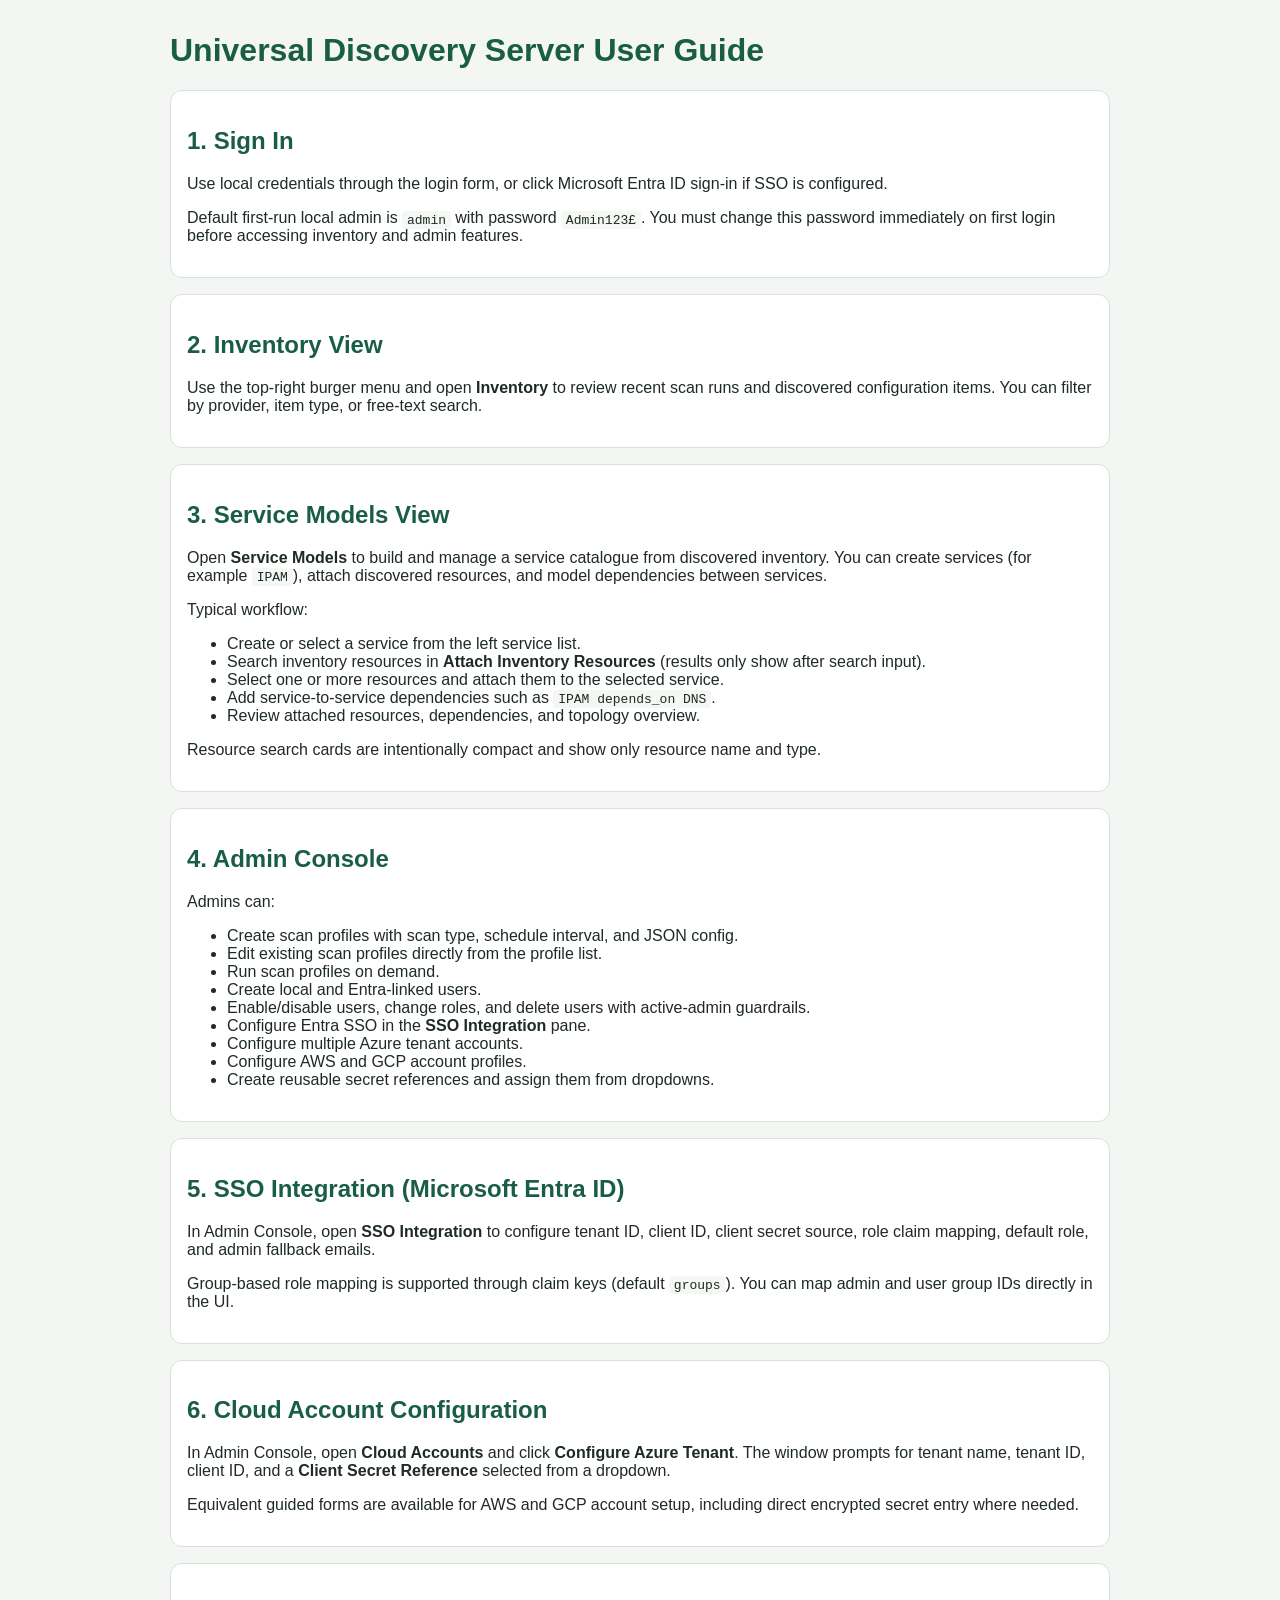
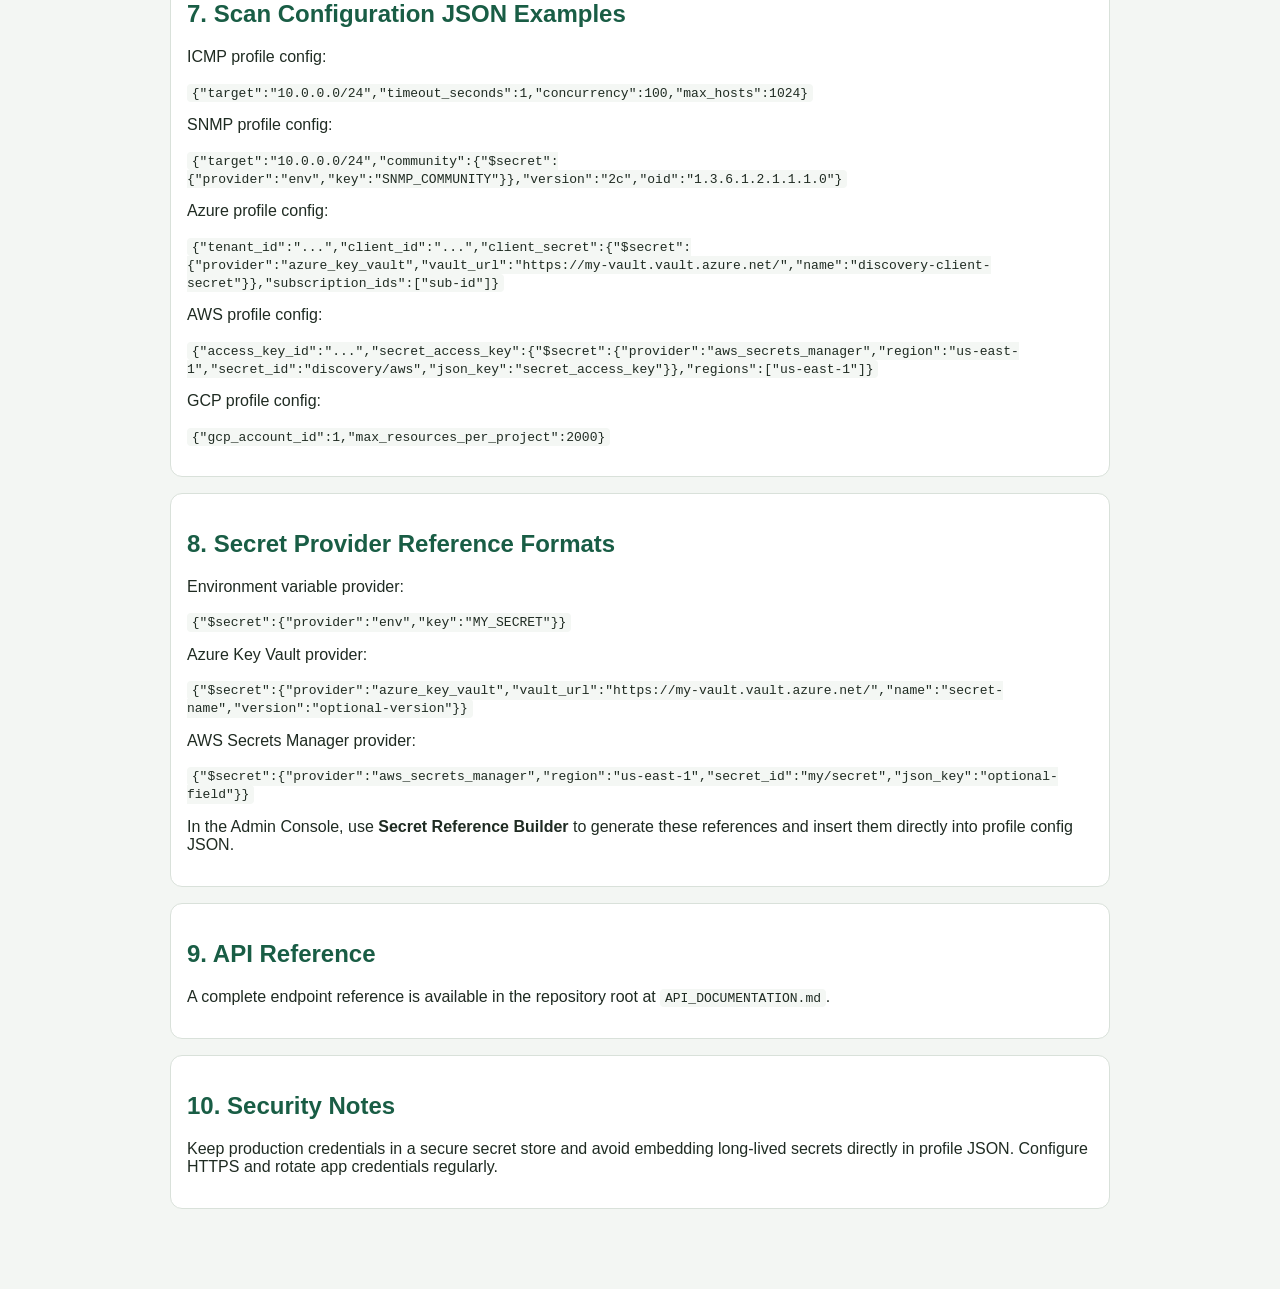
<file: app/static/user-guide.html>
<!DOCTYPE html>
<html lang="en">
  <head>
    <meta charset="UTF-8" />
    <meta name="viewport" content="width=device-width, initial-scale=1.0" />
    <title>Universal Discovery User Guide</title>
    <style>
      body {
        margin: 0;
        font-family: "Segoe UI", sans-serif;
        background: #f3f6f3;
        color: #1f2b22;
      }
      .wrap {
        max-width: 940px;
        margin: 2rem auto;
        padding: 0 1rem 2rem;
      }
      h1, h2 {
        color: #195d45;
      }
      .card {
        background: #fff;
        border: 1px solid #d9e1da;
        border-radius: 12px;
        padding: 1rem;
        margin-bottom: 1rem;
      }
      code {
        background: #f4f7f4;
        padding: 0.1rem 0.3rem;
        border-radius: 4px;
      }
    </style>
  </head>
  <body>
    <div class="wrap">
      <h1>Universal Discovery Server User Guide</h1>

      <div class="card">
        <h2>1. Sign In</h2>
        <p>
          Use local credentials through the login form, or click Microsoft Entra ID sign-in if SSO is configured.
        </p>
        <p>
          Default first-run local admin is <code>admin</code> with password <code>Admin123£</code>. You must
          change this password immediately on first login before accessing inventory and admin features.
        </p>
      </div>

      <div class="card">
        <h2>2. Inventory View</h2>
        <p>
          Use the top-right burger menu and open <strong>Inventory</strong> to review recent scan runs and
          discovered configuration items.
          You can filter by provider, item type, or free-text search.
        </p>
      </div>

      <div class="card">
        <h2>3. Service Models View</h2>
        <p>
          Open <strong>Service Models</strong> to build and manage a service catalogue from discovered inventory.
          You can create services (for example <code>IPAM</code>), attach discovered resources, and model
          dependencies between services.
        </p>
        <p>Typical workflow:</p>
        <ul>
          <li>Create or select a service from the left service list.</li>
          <li>Search inventory resources in <strong>Attach Inventory Resources</strong> (results only show after search input).</li>
          <li>Select one or more resources and attach them to the selected service.</li>
          <li>Add service-to-service dependencies such as <code>IPAM depends_on DNS</code>.</li>
          <li>Review attached resources, dependencies, and topology overview.</li>
        </ul>
        <p>
          Resource search cards are intentionally compact and show only resource name and type.
        </p>
      </div>

      <div class="card">
        <h2>4. Admin Console</h2>
        <p>Admins can:</p>
        <ul>
          <li>Create scan profiles with scan type, schedule interval, and JSON config.</li>
          <li>Edit existing scan profiles directly from the profile list.</li>
          <li>Run scan profiles on demand.</li>
          <li>Create local and Entra-linked users.</li>
          <li>Enable/disable users, change roles, and delete users with active-admin guardrails.</li>
          <li>Configure Entra SSO in the <strong>SSO Integration</strong> pane.</li>
          <li>Configure multiple Azure tenant accounts.</li>
          <li>Configure AWS and GCP account profiles.</li>
          <li>Create reusable secret references and assign them from dropdowns.</li>
        </ul>
      </div>

      <div class="card">
        <h2>5. SSO Integration (Microsoft Entra ID)</h2>
        <p>
          In Admin Console, open <strong>SSO Integration</strong> to configure tenant ID, client ID,
          client secret source, role claim mapping, default role, and admin fallback emails.
        </p>
        <p>
          Group-based role mapping is supported through claim keys (default <code>groups</code>).
          You can map admin and user group IDs directly in the UI.
        </p>
      </div>

      <div class="card">
        <h2>6. Cloud Account Configuration</h2>
        <p>
          In Admin Console, open <strong>Cloud Accounts</strong> and click <strong>Configure Azure Tenant</strong>.
          The window prompts for tenant name, tenant ID, client ID, and a <strong>Client Secret Reference</strong>
          selected from a dropdown.
        </p>
        <p>
          Equivalent guided forms are available for AWS and GCP account setup, including direct encrypted secret entry
          where needed.
        </p>
      </div>

      <div class="card">
        <h2>7. Scan Configuration JSON Examples</h2>
        <p>ICMP profile config:</p>
        <p><code>{"target":"10.0.0.0/24","timeout_seconds":1,"concurrency":100,"max_hosts":1024}</code></p>
        <p>SNMP profile config:</p>
        <p><code>{"target":"10.0.0.0/24","community":{"$secret":{"provider":"env","key":"SNMP_COMMUNITY"}},"version":"2c","oid":"1.3.6.1.2.1.1.1.0"}</code></p>
        <p>Azure profile config:</p>
        <p><code>{"tenant_id":"...","client_id":"...","client_secret":{"$secret":{"provider":"azure_key_vault","vault_url":"https://my-vault.vault.azure.net/","name":"discovery-client-secret"}},"subscription_ids":["sub-id"]}</code></p>
        <p>AWS profile config:</p>
        <p><code>{"access_key_id":"...","secret_access_key":{"$secret":{"provider":"aws_secrets_manager","region":"us-east-1","secret_id":"discovery/aws","json_key":"secret_access_key"}},"regions":["us-east-1"]}</code></p>
        <p>GCP profile config:</p>
        <p><code>{"gcp_account_id":1,"max_resources_per_project":2000}</code></p>
      </div>

      <div class="card">
        <h2>8. Secret Provider Reference Formats</h2>
        <p>Environment variable provider:</p>
        <p><code>{"$secret":{"provider":"env","key":"MY_SECRET"}}</code></p>
        <p>Azure Key Vault provider:</p>
        <p><code>{"$secret":{"provider":"azure_key_vault","vault_url":"https://my-vault.vault.azure.net/","name":"secret-name","version":"optional-version"}}</code></p>
        <p>AWS Secrets Manager provider:</p>
        <p><code>{"$secret":{"provider":"aws_secrets_manager","region":"us-east-1","secret_id":"my/secret","json_key":"optional-field"}}</code></p>
        <p>
          In the Admin Console, use <strong>Secret Reference Builder</strong> to generate these references and
          insert them directly into profile config JSON.
        </p>
      </div>

      <div class="card">
        <h2>9. API Reference</h2>
        <p>
          A complete endpoint reference is available in the repository root at
          <code>API_DOCUMENTATION.md</code>.
        </p>
      </div>

      <div class="card">
        <h2>10. Security Notes</h2>
        <p>
          Keep production credentials in a secure secret store and avoid embedding long-lived secrets directly in
          profile JSON. Configure HTTPS and rotate app credentials regularly.
        </p>
      </div>
    </div>
  </body>
</html>
</file>
